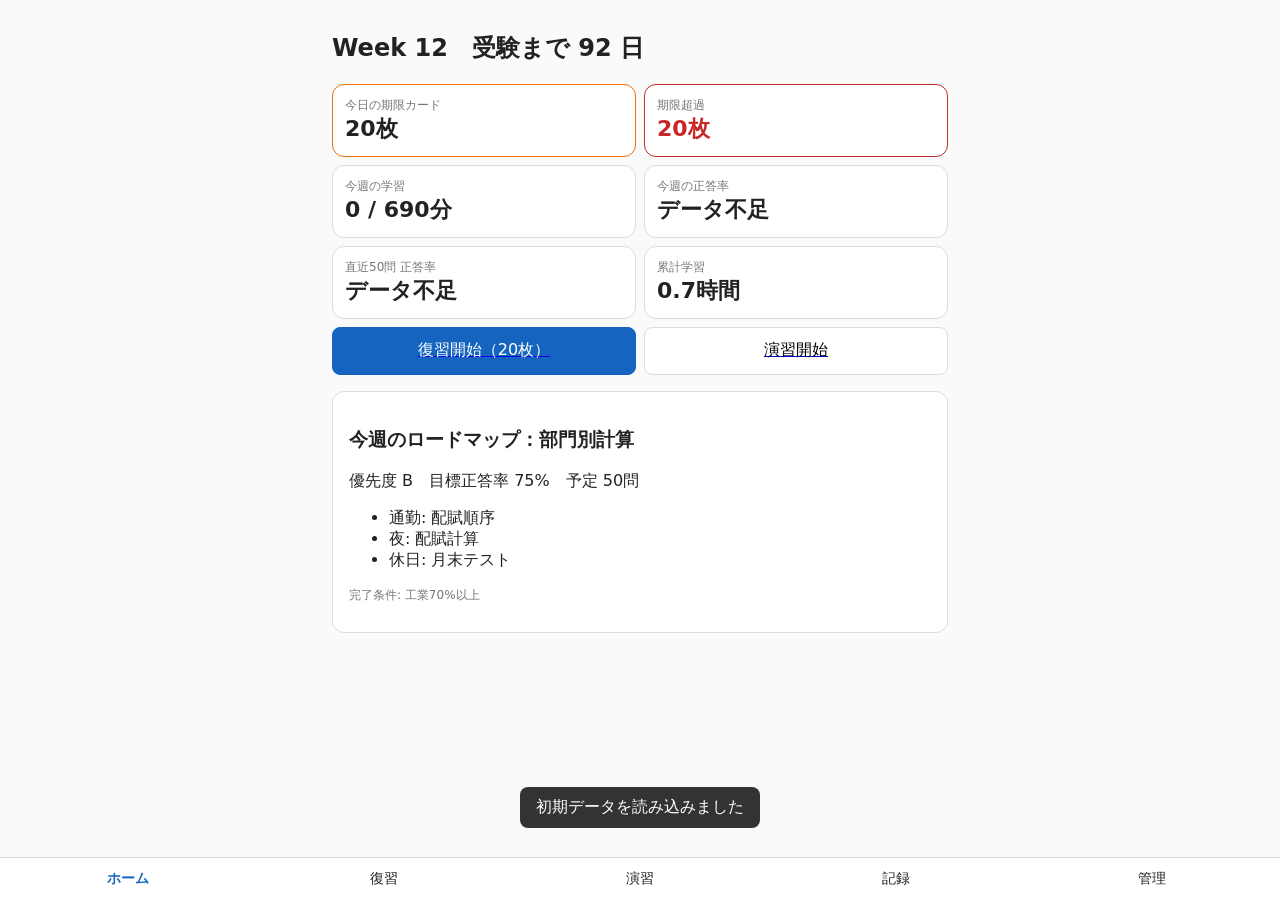
<file: index.html>
<!doctype html><html lang="ja"><head>
<meta charset="utf-8"><meta name="viewport" content="width=device-width,initial-scale=1,viewport-fit=cover">
<title>簿記2級 学習</title>
<link rel="stylesheet" href="css/app.css">
<link rel="manifest" href="manifest.json"><meta name="theme-color" content="#1565c0">
<link rel="apple-touch-icon" href="icon-192.png">
</head><body>
<main id="view"><p>読み込み中…</p></main>
<nav id="tabs"></nav>
<div id="toast" hidden></div>
<script type="module" src="js/app.js"></script>
</body></html>
</file>
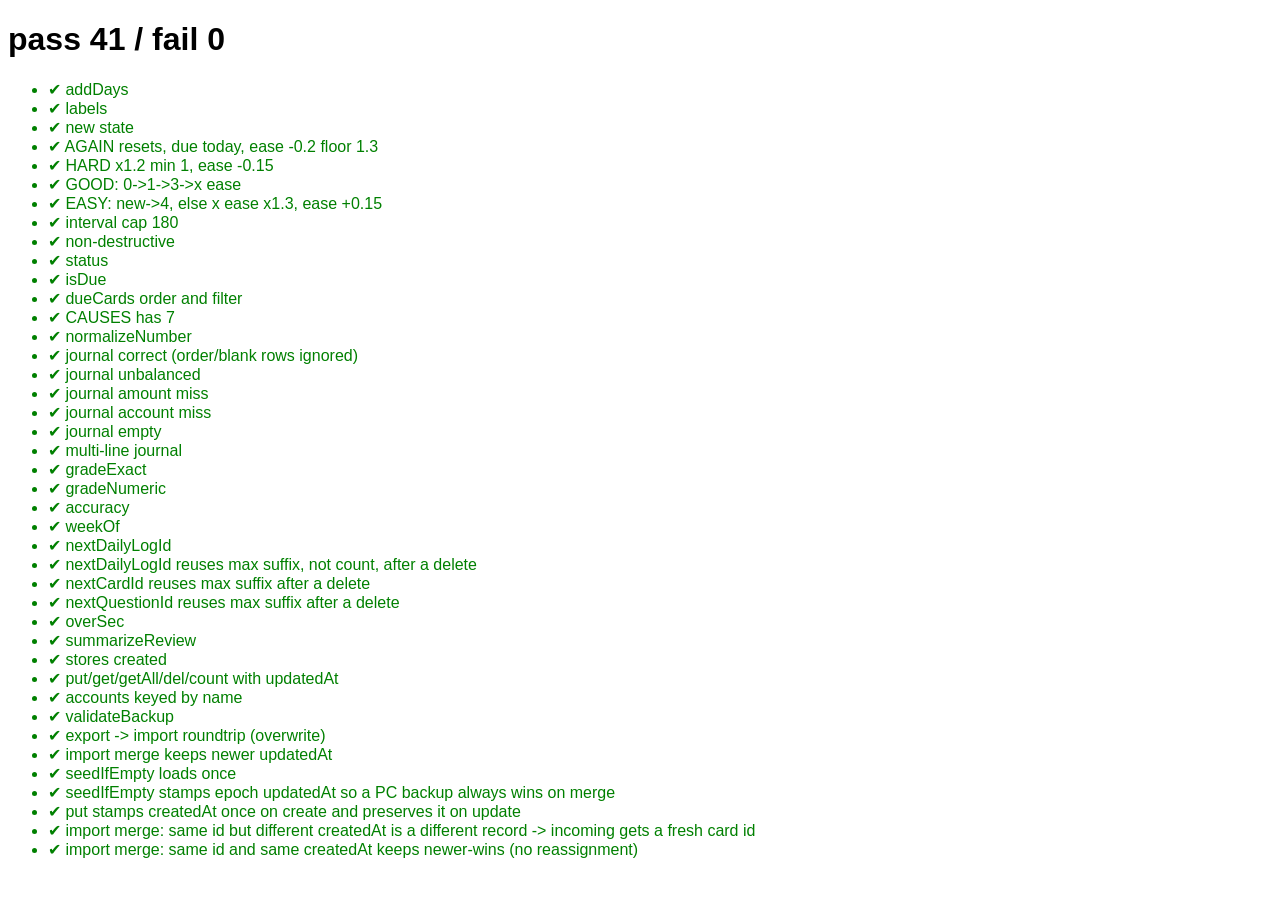
<file: test/index.html>
<!doctype html><html lang="ja"><head><meta charset="utf-8"><title>tests</title>
<style>body{font-family:sans-serif}.pass{color:green}.fail{color:red;font-weight:bold}</style></head>
<body><h1 id="summary">running...</h1><ul id="out"></ul>
<script type="module">
  import { run } from './runner.js';
  import './srs.test.js';
  import './scoring.test.js';
  import './db.test.js';
  run();
</script></body></html>
</file>
<file: css/app.css>
:root{--bg:#fafafa;--fg:#222;--pri:#1565c0;--ok:#2e7d32;--ng:#c62828;--warn:#ef6c00;--card:#fff;--line:#ddd}
*{box-sizing:border-box}
body{margin:0;font-family:system-ui,sans-serif;background:var(--bg);color:var(--fg);padding-bottom:64px}
main{max-width:640px;margin:0 auto;padding:12px}
button,select,input,textarea{font:inherit;min-height:48px;border-radius:8px;border:1px solid var(--line);padding:8px 12px;background:#fff}
button{cursor:pointer}
button.primary{background:var(--pri);color:#fff;border-color:var(--pri)}
button[disabled]{opacity:.5}
.row{display:flex;gap:8px;flex-wrap:wrap;align-items:center}
.card{background:var(--card);border:1px solid var(--line);border-radius:12px;padding:16px;margin:8px 0}
#tabs{position:fixed;bottom:0;left:0;right:0;display:flex;background:#fff;border-top:1px solid var(--line);padding-bottom:env(safe-area-inset-bottom)}
#tabs a{flex:1;text-align:center;padding:12px 0;text-decoration:none;color:var(--fg);font-size:14px}
#tabs a.active{color:var(--pri);font-weight:bold}
#toast{position:fixed;bottom:72px;left:50%;transform:translateX(-50%);background:#333;color:#fff;padding:10px 16px;border-radius:8px;z-index:10}
.ok{color:var(--ok)}.ng{color:var(--ng)}.muted{color:#777}.small{font-size:12px}
table{border-collapse:collapse;width:100%}td,th{border-bottom:1px solid var(--line);padding:6px;text-align:left;font-size:14px}
.rating{margin-top:12px}.rating button{flex:1 1 45%}
.rate.r1{background:#ffebee}.rate.r2{background:#fff3e0}.rate.r3{background:#e8f5e9}.rate.r4{background:#e3f2fd}
.answer{font-size:18px;font-weight:bold}.block{display:block;width:100%;margin:8px 0}
.choice{flex:1 1 45%}.choice.selected{background:var(--pri);color:#fff}.jline select{flex:3;min-width:0}.jline input{flex:2;min-width:0}
.subtabs a{flex:1;text-align:center;padding:10px;border-bottom:2px solid transparent;text-decoration:none;color:var(--fg)}.subtabs a.active{border-color:var(--pri);color:var(--pri)}
.field{display:block;margin:8px 0;font-size:14px}.field input,.field select,.field textarea{display:block;width:100%;margin-top:4px}
.card.compact{padding:10px;cursor:pointer}
.tiles{display:grid;grid-template-columns:1fr 1fr;gap:8px}.tile{background:#fff;border:1px solid var(--line);border-radius:12px;padding:12px}.tile.warn{border-color:var(--warn)}.tile.ng{border-color:var(--ng)}.big{font-size:22px;font-weight:bold}.grow{flex:1}
</file>
